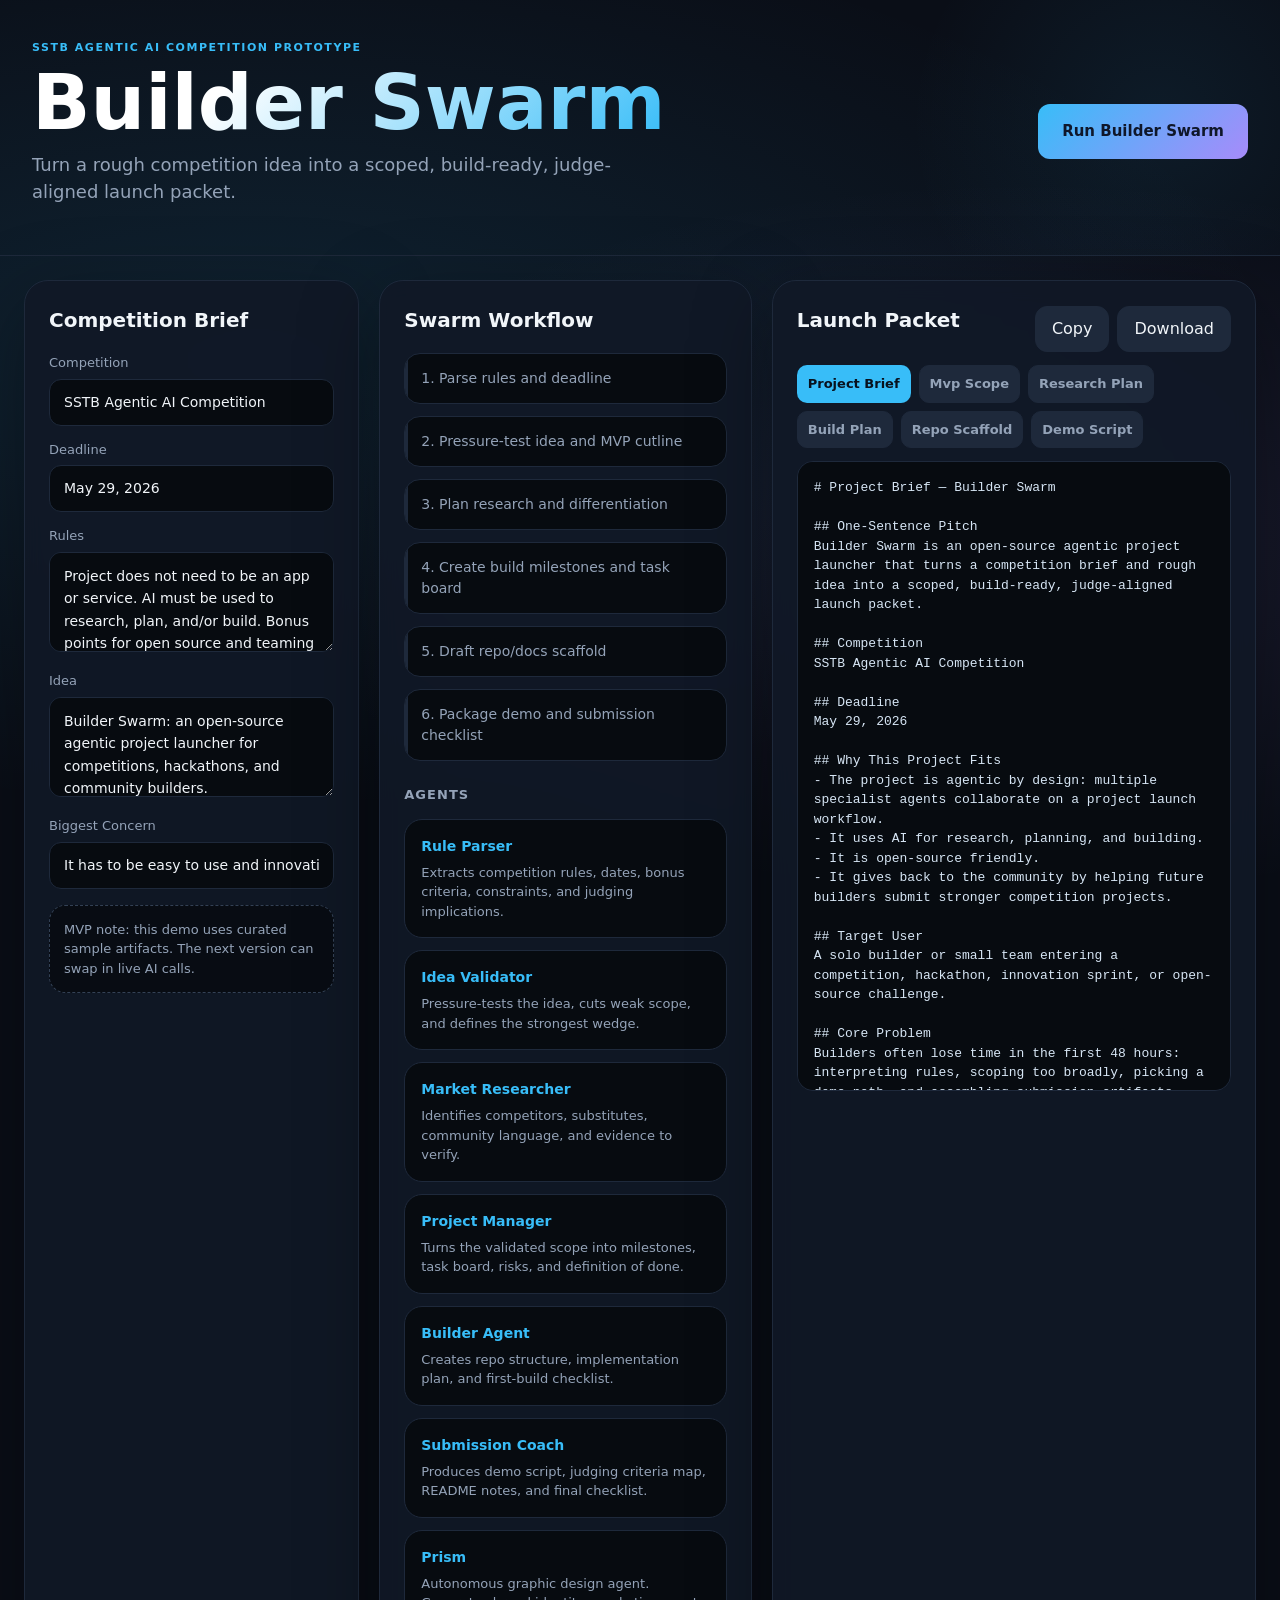
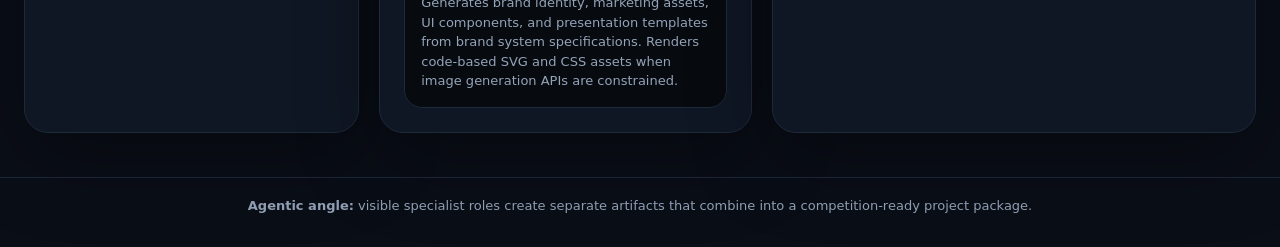
<file: app/index.html>
<!doctype html>
<html lang="en">
<head>
  <meta charset="utf-8" />
  <meta name="viewport" content="width=device-width, initial-scale=1" />
  <title>Builder Swarm — AI Competition Co-Founder</title>
  <meta name="description" content="Turn a rough competition idea into a scoped, build-ready, judge-aligned launch packet." />
  <link rel="icon" href="data:image/svg+xml,<svg xmlns='http://www.w3.org/2000/svg' viewBox='0 0 100 100'><text y='.9em' font-size='90'>🐝</text></svg>" />
  <link rel="stylesheet" href="styles.css" />
</head>
<body>
  <header class="hero">
    <div>
      <p class="eyebrow">SSTB Agentic AI Competition Prototype</p>
      <h1>Builder Swarm</h1>
      <p class="tagline">Turn a rough competition idea into a scoped, build-ready, judge-aligned launch packet.</p>
    </div>
    <button id="runDemo" class="primary">Run Builder Swarm</button>
  </header>

  <main class="layout">
    <section class="panel brief-panel">
      <h2>Competition Brief</h2>
      <label>Competition<input id="competition" value="SSTB Agentic AI Competition" /></label>
      <label>Deadline<input id="deadline" value="May 29, 2026" /></label>
      <label>Rules<textarea id="rules">Project does not need to be an app or service. AI must be used to research, plan, and/or build. Bonus points for open source and teaming with the community.</textarea></label>
      <label>Idea<textarea id="idea">Builder Swarm: an open-source agentic project launcher for competitions, hackathons, and community builders.</textarea></label>
      <label>Biggest Concern<input id="concern" value="It has to be easy to use and innovative." /></label>
      <div class="note">MVP note: this demo uses curated sample artifacts. The next version can swap in live AI calls.</div>
    </section>

    <section class="panel swarm-panel">
      <h2>Swarm Workflow</h2>
      <div id="workflow" class="timeline"></div>
      <h3>Agents</h3>
      <div id="agents" class="agent-grid"></div>
    </section>

    <section class="panel artifact-panel">
      <div class="artifact-header">
        <h2>Launch Packet</h2>
        <div class="actions">
          <button id="copyArtifact">Copy</button>
          <button id="downloadArtifact">Download</button>
        </div>
      </div>
      <div id="tabs" class="tabs"></div>
      <pre id="artifact" class="artifact">Click “Run Builder Swarm” to generate the launch packet.</pre>
    </section>
  </main>

  <footer>
    <strong>Agentic angle:</strong> visible specialist roles create separate artifacts that combine into a competition-ready project package.
  </footer>

  <script src="app.js"></script>
</body>
</html>
</file>
<file: app/styles.css>
:root {
  color-scheme: dark;
  --bg: #0a0e17;
  --panel: #111827;
  --panel-2: #1e293b;
  --text: #f1f5f9;
  --muted: #94a3b8;
  --accent: #38bdf8;
  --accent-2: #a78bfa;
  --accent-glow: rgba(56,189,248,.35);
  --ok: #34d399;
  --ok-glow: rgba(52,211,153,.3);
  --border: #1e293b;
  --border-light: #334155;
}
* { box-sizing: border-box; }
html { scroll-behavior: smooth; }
body {
  margin: 0;
  font-family: Inter, ui-sans-serif, system-ui, -apple-system, BlinkMacSystemFont, "Segoe UI", sans-serif;
  background: 
    radial-gradient(ellipse 80% 50% at 20% 40%, rgba(56,189,248,.12), transparent),
    radial-gradient(ellipse 60% 40% at 80% 60%, rgba(167,139,250,.1), transparent),
    var(--bg);
  background-attachment: fixed;
  color: var(--text);
  line-height: 1.5;
}
.hero {
  display: flex;
  justify-content: space-between;
  gap: 24px;
  align-items: center;
  padding: 40px 32px 32px;
  border-bottom: 1px solid var(--border);
  position: relative;
  overflow: hidden;
}
.hero::before {
  content: '';
  position: absolute;
  top: -50%;
  right: -10%;
  width: 500px;
  height: 500px;
  background: radial-gradient(circle, rgba(56,189,248,.08), transparent 70%);
  pointer-events: none;
}
.eyebrow { 
  color: var(--accent); 
  text-transform: uppercase; 
  letter-spacing: .14em; 
  font-size: 11px; 
  margin: 0 0 10px;
  font-weight: 700;
}
h1 { 
  font-size: clamp(40px, 6vw, 80px); 
  margin: 0; 
  line-height: .95;
  background: linear-gradient(135deg, #fff 30%, var(--accent) 100%);
  -webkit-background-clip: text;
  -webkit-text-fill-color: transparent;
  background-clip: text;
}
.tagline { 
  color: var(--muted); 
  font-size: 18px; 
  max-width: 600px;
  margin-top: 12px;
}
button, input, textarea {
  font: inherit;
  border-radius: 12px;
  border: 1px solid var(--border);
  transition: all .2s ease;
}
button {
  background: var(--panel-2);
  color: var(--text);
  padding: 10px 16px;
  cursor: pointer;
  font-weight: 500;
}
button:hover:not(:disabled) { 
  border-color: var(--accent); 
  transform: translateY(-1px);
  box-shadow: 0 4px 12px rgba(56,189,248,.15);
}
button:disabled {
  opacity: .6;
  cursor: not-allowed;
}
.primary {
  background: linear-gradient(135deg, var(--accent), var(--accent-2));
  color: #0f172a;
  font-weight: 800;
  border: 0;
  padding: 16px 24px;
  white-space: nowrap;
  font-size: 15px;
  position: relative;
  overflow: hidden;
}
.primary::after {
  content: '';
  position: absolute;
  inset: 0;
  background: linear-gradient(90deg, transparent, rgba(255,255,255,.2), transparent);
  transform: translateX(-100%);
  transition: transform .5s;
}
.primary:hover:not(:disabled)::after {
  transform: translateX(100%);
}
.primary:hover:not(:disabled) {
  box-shadow: 0 8px 32px var(--accent-glow);
  transform: translateY(-2px);
}
.layout {
  display: grid;
  grid-template-columns: minmax(300px, .9fr) minmax(320px, 1fr) minmax(380px, 1.3fr);
  gap: 20px;
  padding: 24px;
  max-width: 1800px;
  margin: 0 auto;
}
.panel {
  background: rgba(17,24,39,.92);
  border: 1px solid var(--border);
  border-radius: 24px;
  padding: 24px;
  box-shadow: 0 24px 80px rgba(0,0,0,.35);
  backdrop-filter: blur(10px);
  transition: border-color .3s;
}
.panel:hover {
  border-color: var(--border-light);
}
h2 { 
  margin: 0 0 18px; 
  font-size: 20px;
  font-weight: 700;
}
h3 { 
  margin: 24px 0 14px; 
  color: var(--muted); 
  font-size: 13px;
  text-transform: uppercase;
  letter-spacing: .08em;
}
label { 
  display: block; 
  color: var(--muted); 
  margin: 14px 0; 
  font-size: 13px;
  font-weight: 500;
}
input, textarea {
  width: 100%;
  margin-top: 6px;
  background: #070b10;
  color: var(--text);
  padding: 12px 14px;
  border: 1px solid var(--border);
  font-size: 14px;
}
input:focus, textarea:focus {
  outline: none;
  border-color: var(--accent);
  box-shadow: 0 0 0 3px var(--accent-glow);
}
textarea { 
  min-height: 100px; 
  resize: vertical; 
  line-height: 1.6;
}
.note {
  color: var(--muted);
  background: rgba(7,11,16,.8);
  border: 1px dashed var(--border-light);
  padding: 14px;
  border-radius: 16px;
  margin-top: 16px;
  font-size: 13px;
  line-height: 1.5;
}
.timeline { 
  display: grid; 
  gap: 12px; 
}
.step {
  padding: 14px 16px;
  border: 1px solid var(--border);
  border-radius: 16px;
  color: var(--muted);
  background: #070b10;
  font-size: 14px;
  transition: all .4s cubic-bezier(.4,0,.2,1);
  position: relative;
  overflow: hidden;
}
.step::before {
  content: '';
  position: absolute;
  left: 0;
  top: 0;
  bottom: 0;
  width: 3px;
  background: var(--border);
  transition: background .4s;
}
.step.active { 
  color: var(--text); 
  border-color: var(--accent); 
  box-shadow: 0 0 20px var(--accent-glow);
  background: rgba(56,189,248,.06);
}
.step.active::before {
  background: var(--accent);
}
.step.done { 
  border-color: rgba(52,211,153,.4); 
  color: var(--ok);
  background: rgba(52,211,153,.06);
}
.step.done::before {
  background: var(--ok);
}
.agent-grid { 
  display: grid; 
  gap: 12px; 
}
.agent {
  padding: 16px;
  border-radius: 18px;
  background: #070b10;
  border: 1px solid var(--border);
  transition: all .3s ease;
  position: relative;
  overflow: hidden;
}
.agent:hover {
  border-color: var(--border-light);
  transform: translateX(4px);
}
.agent.active {
  border-color: var(--accent);
  background: rgba(56,189,248,.06);
  box-shadow: 0 0 16px var(--accent-glow);
}
.agent.active::before {
  content: '';
  position: absolute;
  left: 0;
  top: 0;
  bottom: 0;
  width: 3px;
  background: var(--accent);
}
.agent.done {
  border-color: rgba(52,211,153,.35);
}
.agent.done::before {
  content: '';
  position: absolute;
  left: 0;
  top: 0;
  bottom: 0;
  width: 3px;
  background: var(--ok);
}
.agent strong { 
  color: var(--accent); 
  display: block; 
  margin-bottom: 6px;
  font-size: 14px;
}
.agent p { 
  margin: 0; 
  color: var(--muted); 
  font-size: 13px;
  line-height: 1.5;
}
.artifact-header { 
  display: flex; 
  justify-content: space-between; 
  gap: 12px; 
  align-items: center; 
  margin-bottom: 8px;
}
.actions { 
  display: flex; 
  gap: 10px; 
}
.tabs { 
  display: flex; 
  gap: 8px; 
  flex-wrap: wrap; 
  margin: 14px 0; 
}
.tab { 
  font-size: 12px; 
  padding: 8px 14px;
  border-radius: 10px;
  font-weight: 600;
  background: var(--panel-2);
  border: 1px solid var(--border);
  color: var(--muted);
}
.tab:hover:not(.active) {
  border-color: var(--border-light);
  color: var(--text);
}
.tab.active { 
  background: linear-gradient(135deg, var(--accent), var(--accent-2)); 
  color: #0f172a; 
  font-weight: 800;
  border-color: transparent;
}
.artifact {
  min-height: 560px;
  max-height: 70vh;
  overflow: auto;
  white-space: pre-wrap;
  background: #06090d;
  color: #cbd5e1;
  border: 1px solid var(--border);
  border-radius: 18px;
  padding: 20px;
  line-height: 1.7;
  font-family: "JetBrains Mono", "Fira Code", ui-monospace, SFMono-Regular, Menlo, Monaco, Consolas, monospace;
  font-size: 13px;
}
.artifact::-webkit-scrollbar {
  width: 8px;
}
.artifact::-webkit-scrollbar-track {
  background: transparent;
}
.artifact::-webkit-scrollbar-thumb {
  background: var(--border-light);
  border-radius: 4px;
}
footer { 
  padding: 24px 32px 40px; 
  color: var(--muted);
  text-align: center;
  font-size: 13px;
  border-top: 1px solid var(--border);
  margin-top: 20px;
}
footer a {
  color: var(--accent);
  text-decoration: none;
}
footer a:hover {
  text-decoration: underline;
}
@media (max-width: 1200px) {
  .layout { 
    grid-template-columns: 1fr; 
    max-width: 800px;
  }
  .hero { 
    flex-direction: column; 
    align-items: flex-start;
    gap: 20px;
  }
  .primary {
    width: 100%;
    text-align: center;
  }
}
@media (max-width: 640px) {
  .hero {
    padding: 28px 20px;
  }
  .layout {
    padding: 16px;
    gap: 16px;
  }
  .panel {
    padding: 18px;
    border-radius: 20px;
  }
  h1 {
    font-size: 36px;
  }
}
.agent p { margin: 0; color: var(--muted); font-size: 13px; }
.artifact-header { display: flex; justify-content: space-between; gap: 12px; align-items: center; }
.actions { display: flex; gap: 8px; }
.tabs { display: flex; gap: 8px; flex-wrap: wrap; margin: 12px 0; }
.tab { font-size: 13px; padding: 8px 10px; }
.tab.active { background: var(--accent); color: #08111d; font-weight: 800; }
.artifact {
  min-height: 560px;
  max-height: 70vh;
  overflow: auto;
  white-space: pre-wrap;
  background: #070b10;
  color: #d7e6f5;
  border: 1px solid var(--border);
  border-radius: 16px;
  padding: 16px;
  line-height: 1.5;
}
footer { padding: 18px 32px 32px; color: var(--muted); }
@media (max-width: 1100px) {
  .layout { grid-template-columns: 1fr; }
  .hero { flex-direction: column; align-items: flex-start; }
}
</file>
